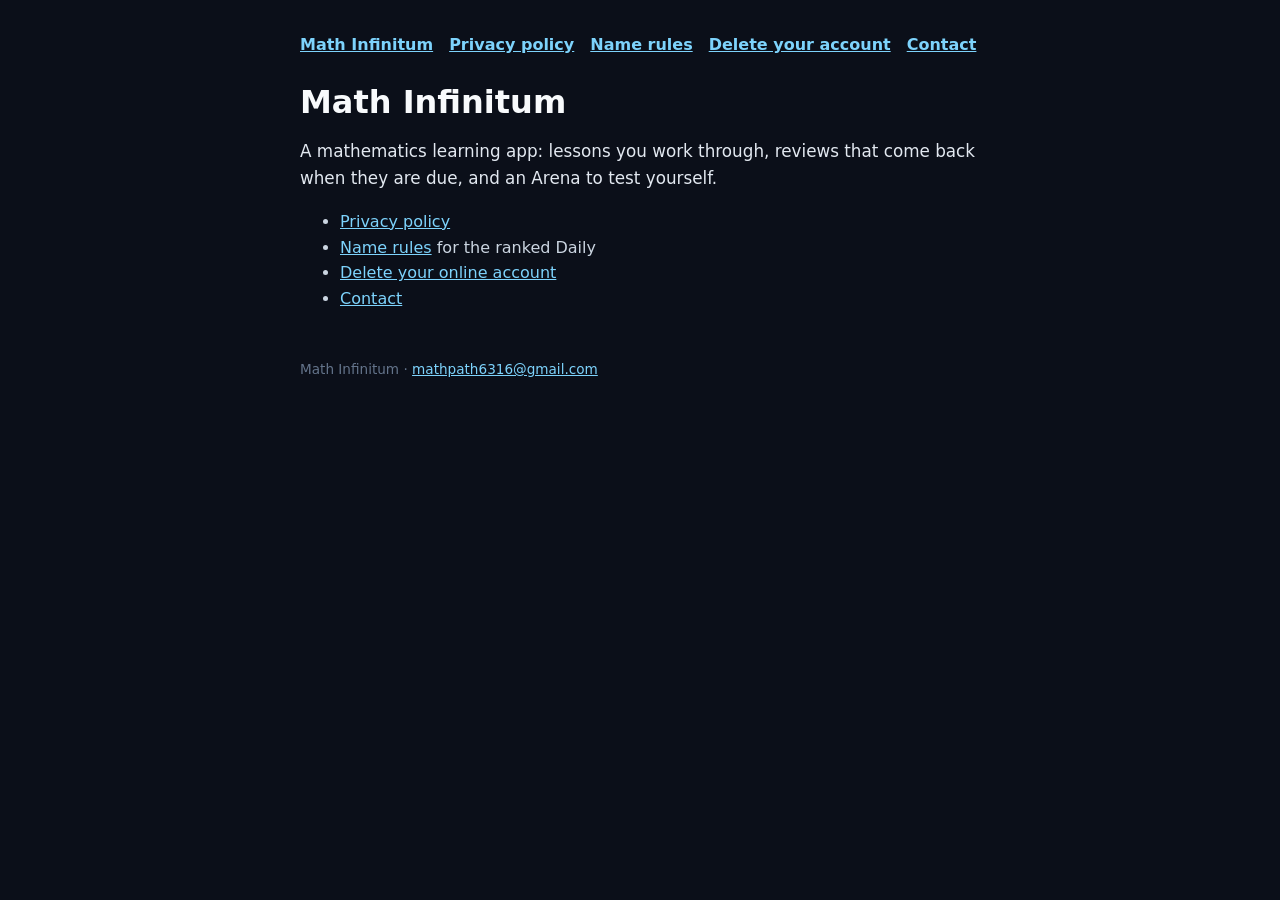
<file: index.html>
<!doctype html>
<html lang="en">
<head>
<meta charset="utf-8">
<meta name="viewport" content="width=device-width, initial-scale=1">
<title>Math Infinitum · Math Infinitum</title>
<link rel="stylesheet" href="styles.css">
</head>
<body>
<main>
<nav><a href="index.html">Math Infinitum</a><a href="privacy.html">Privacy policy</a><a href="name-rules.html">Name rules</a><a href="delete-account.html">Delete your account</a><a href="contact.html">Contact</a></nav>
<h1>Math Infinitum</h1>
<p class="summary">A mathematics learning app: lessons you work through, reviews that come back when they are due, and an Arena to test yourself.</p>
<ul>
<li><a href="privacy.html">Privacy policy</a></li>
<li><a href="name-rules.html">Name rules</a> for the ranked Daily</li>
<li><a href="delete-account.html">Delete your online account</a></li>
<li><a href="contact.html">Contact</a></li>
</ul>
<footer>Math Infinitum · <a href="mailto:mathpath6316@gmail.com">mathpath6316@gmail.com</a></footer>
</main>
</body>
</html>
</file>
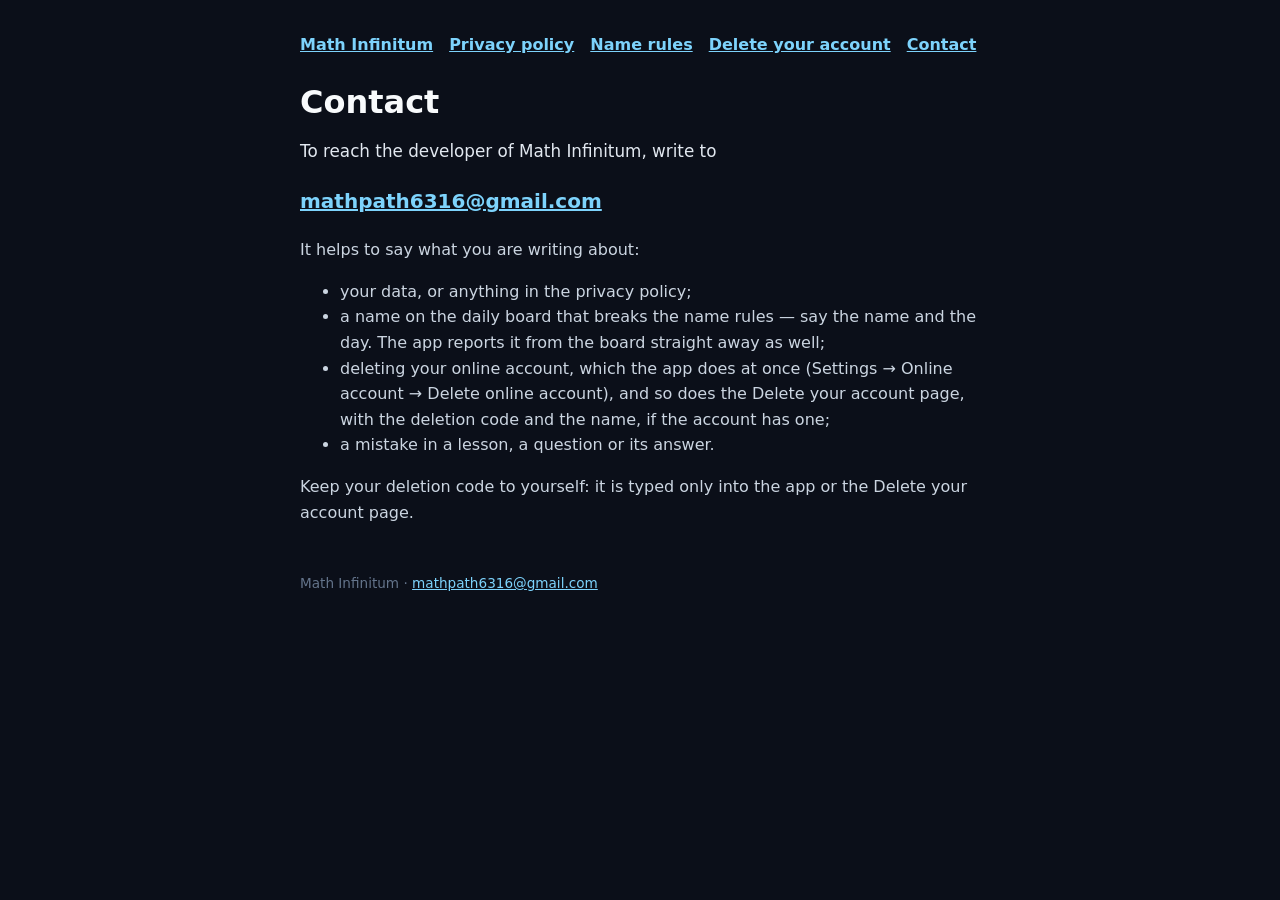
<file: contact.html>
<!doctype html>
<html lang="en">
<head>
<meta charset="utf-8">
<meta name="viewport" content="width=device-width, initial-scale=1">
<title>Contact · Math Infinitum</title>
<link rel="stylesheet" href="styles.css">
</head>
<body>
<main>
<nav><a href="index.html">Math Infinitum</a><a href="privacy.html">Privacy policy</a><a href="name-rules.html">Name rules</a><a href="delete-account.html">Delete your account</a><a href="contact.html">Contact</a></nav>
<h1>Contact</h1>
<p class="summary">To reach the developer of Math Infinitum, write to</p>
<p class="email"><a href="mailto:mathpath6316@gmail.com">mathpath6316@gmail.com</a></p>
<p>It helps to say what you are writing about:</p>
<ul><li>your data, or anything in the privacy policy;</li><li>a name on the daily board that breaks the name rules — say the name and the day. The app reports it from the board straight away as well;</li><li>deleting your online account, which the app does at once (Settings → Online account → Delete online account), and so does the Delete your account page, with the deletion code and the name, if the account has one;</li><li>a mistake in a lesson, a question or its answer.</li></ul>
<p>Keep your deletion code to yourself: it is typed only into the app or the Delete your account page.</p>
<footer>Math Infinitum · <a href="mailto:mathpath6316@gmail.com">mathpath6316@gmail.com</a></footer>
</main>
</body>
</html>
</file>
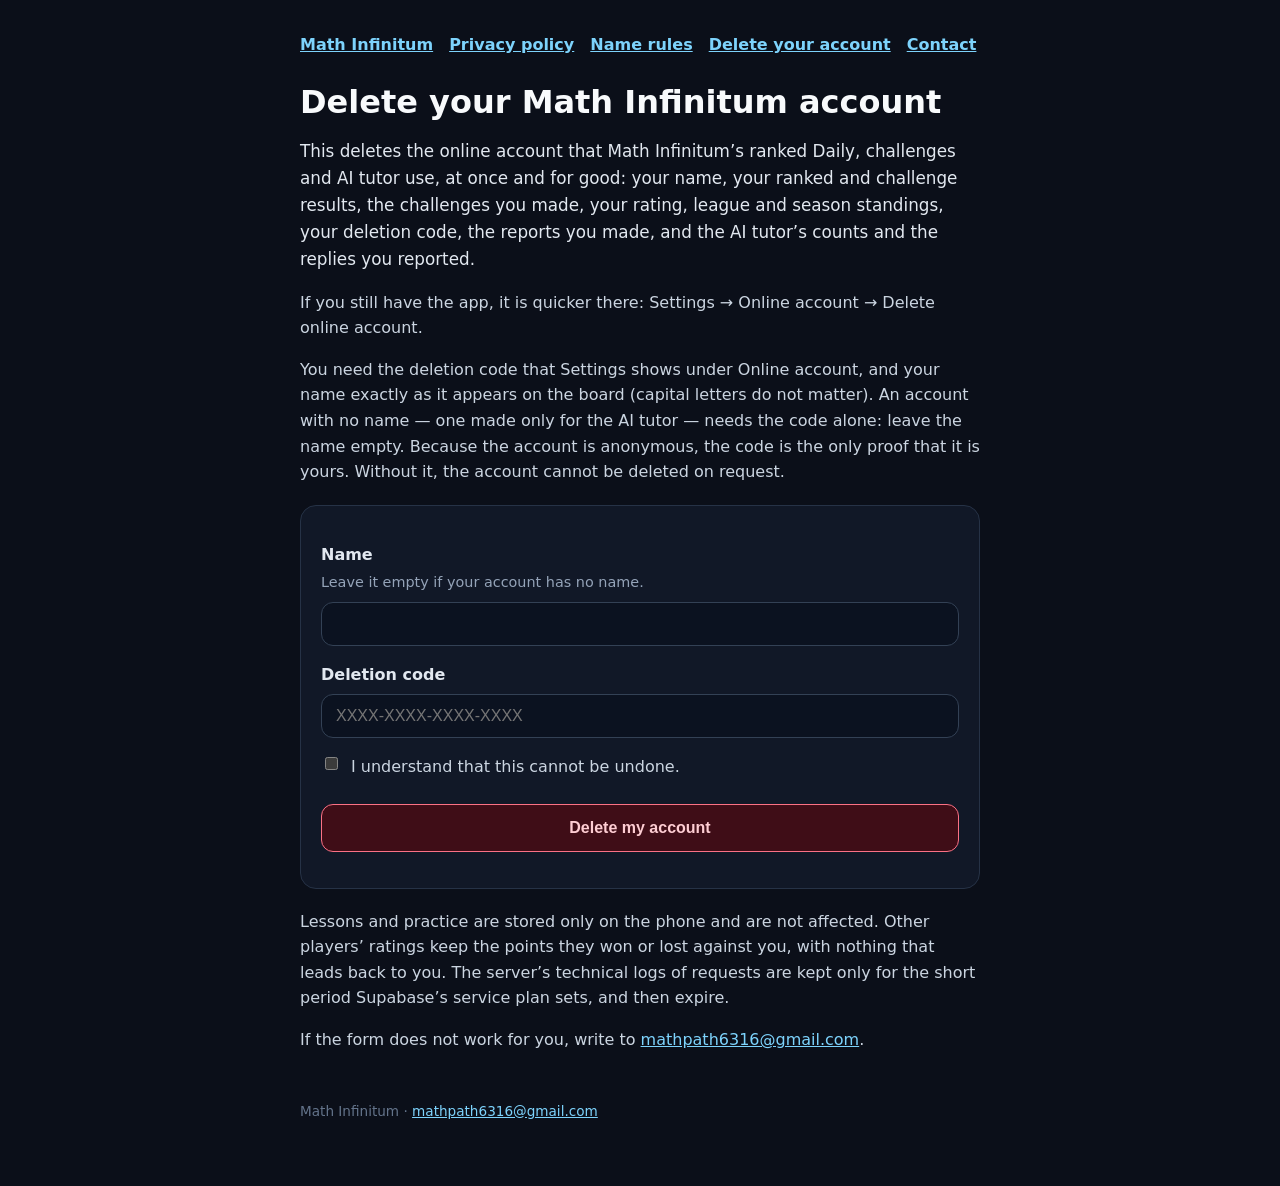
<file: delete-account.html>
<!doctype html>
<html lang="en">
<head>
<meta charset="utf-8">
<meta name="viewport" content="width=device-width, initial-scale=1">
<title>Delete your Math Infinitum account · Math Infinitum</title>
<link rel="stylesheet" href="styles.css">
</head>
<body>
<main>
<nav><a href="index.html">Math Infinitum</a><a href="privacy.html">Privacy policy</a><a href="name-rules.html">Name rules</a><a href="delete-account.html">Delete your account</a><a href="contact.html">Contact</a></nav>
<h1>Delete your Math Infinitum account</h1>
<p class="summary">This deletes the online account that Math Infinitum’s ranked Daily, challenges and AI tutor use, at once and for good: your name, your ranked and challenge results, the challenges you made, your rating, league and season standings, your deletion code, the reports you made, and the AI tutor’s counts and the replies you reported.</p>
<p>If you still have the app, it is quicker there: Settings → Online account → Delete online account.</p>
<p>You need the deletion code that Settings shows under Online account, and your name exactly as it appears on the board (capital letters do not matter). An account with no name — one made only for the AI tutor — needs the code alone: leave the name empty. Because the account is anonymous, the code is the only proof that it is yours. Without it, the account cannot be deleted on request.</p>
<div class="card">
<form id="delete-form">
<label for="nickname">Name</label>
<p id="nickname-hint" class="hint">Leave it empty if your account has no name.</p>
<input id="nickname" name="nickname" type="text" autocomplete="off" autocapitalize="off" spellcheck="false" maxlength="16" aria-describedby="nickname-hint">
<label for="code">Deletion code</label>
<input id="code" name="code" type="text" autocomplete="off" autocapitalize="characters" spellcheck="false" maxlength="24" placeholder="XXXX-XXXX-XXXX-XXXX" required>
<label class="check"><input id="confirm" type="checkbox" required> I understand that this cannot be undone.</label>
<button id="submit" type="submit">Delete my account</button>
</form>
<p id="status" class="status" role="status" aria-live="polite"></p>
</div>
<p>Lessons and practice are stored only on the phone and are not affected. Other players’ ratings keep the points they won or lost against you, with nothing that leads back to you. The server’s technical logs of requests are kept only for the short period Supabase’s service plan sets, and then expire.</p>
<p>If the form does not work for you, write to <a href="mailto:mathpath6316@gmail.com">mathpath6316@gmail.com</a>.</p>
<footer>Math Infinitum · <a href="mailto:mathpath6316@gmail.com">mathpath6316@gmail.com</a></footer>
</main>
<script>
(function () {
  var settings = {"endpoint":"https://ewqiyuqdbrnmrnjbhyaa.supabase.co/functions/v1/account","key":"sb_publishable_544UA4X1hx-FHBOmoLQfag_KykB7yHn","done":"Your account is deleted.","noMatch":"That name and code do not belong to the same account."};
  var form = document.getElementById('delete-form');
  var button = document.getElementById('submit');
  var status = document.getElementById('status');
  form.addEventListener('submit', function (event) {
    event.preventDefault();
    button.disabled = true;
    status.textContent = 'Deleting…';
    fetch(settings.endpoint, {
      method: 'POST',
      headers: { 'Content-Type': 'application/json', apikey: settings.key },
      body: JSON.stringify({ action: 'delete-with-code', nickname: form.nickname.value.trim(), code: form.code.value })
    }).then(function (response) {
      return response.json().catch(function () { return {}; }).then(function (body) {
        if (response.ok && body.deleted) {
          form.hidden = true;
          status.textContent = settings.done;
        } else {
          status.textContent = body.error || settings.noMatch;
          button.disabled = false;
        }
      });
    }).catch(function () {
      status.textContent = 'The server could not be reached. Try again later.';
      button.disabled = false;
    });
  });
})();
</script>
</body>
</html>
</file>
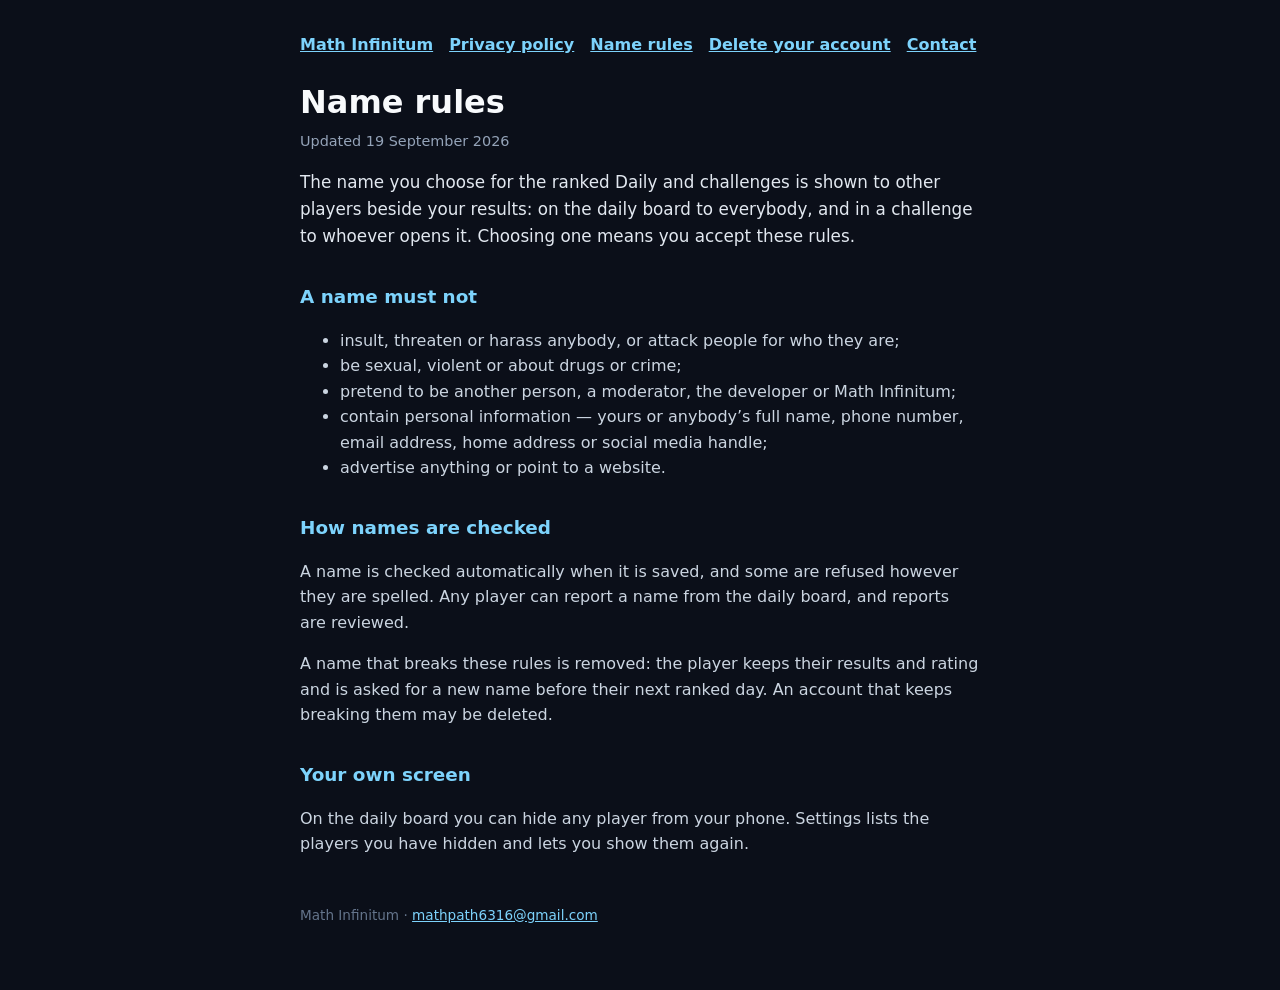
<file: name-rules.html>
<!doctype html>
<html lang="en">
<head>
<meta charset="utf-8">
<meta name="viewport" content="width=device-width, initial-scale=1">
<title>Name rules · Math Infinitum</title>
<link rel="stylesheet" href="styles.css">
</head>
<body>
<main>
<nav><a href="index.html">Math Infinitum</a><a href="privacy.html">Privacy policy</a><a href="name-rules.html">Name rules</a><a href="delete-account.html">Delete your account</a><a href="contact.html">Contact</a></nav>
<h1>Name rules</h1>
<p class="updated">Updated 19 September 2026</p>
<p class="summary">The name you choose for the ranked Daily and challenges is shown to other players beside your results: on the daily board to everybody, and in a challenge to whoever opens it. Choosing one means you accept these rules.</p>
<h2>A name must not</h2>
<ul><li>insult, threaten or harass anybody, or attack people for who they are;</li><li>be sexual, violent or about drugs or crime;</li><li>pretend to be another person, a moderator, the developer or Math Infinitum;</li><li>contain personal information — yours or anybody’s full name, phone number, email address, home address or social media handle;</li><li>advertise anything or point to a website.</li></ul>
<h2>How names are checked</h2>
<p>A name is checked automatically when it is saved, and some are refused however they are spelled. Any player can report a name from the daily board, and reports are reviewed.</p>
<p>A name that breaks these rules is removed: the player keeps their results and rating and is asked for a new name before their next ranked day. An account that keeps breaking them may be deleted.</p>

<h2>Your own screen</h2>
<p>On the daily board you can hide any player from your phone. Settings lists the players you have hidden and lets you show them again.</p>

<footer>Math Infinitum · <a href="mailto:mathpath6316@gmail.com">mathpath6316@gmail.com</a></footer>
</main>
</body>
</html>
</file>
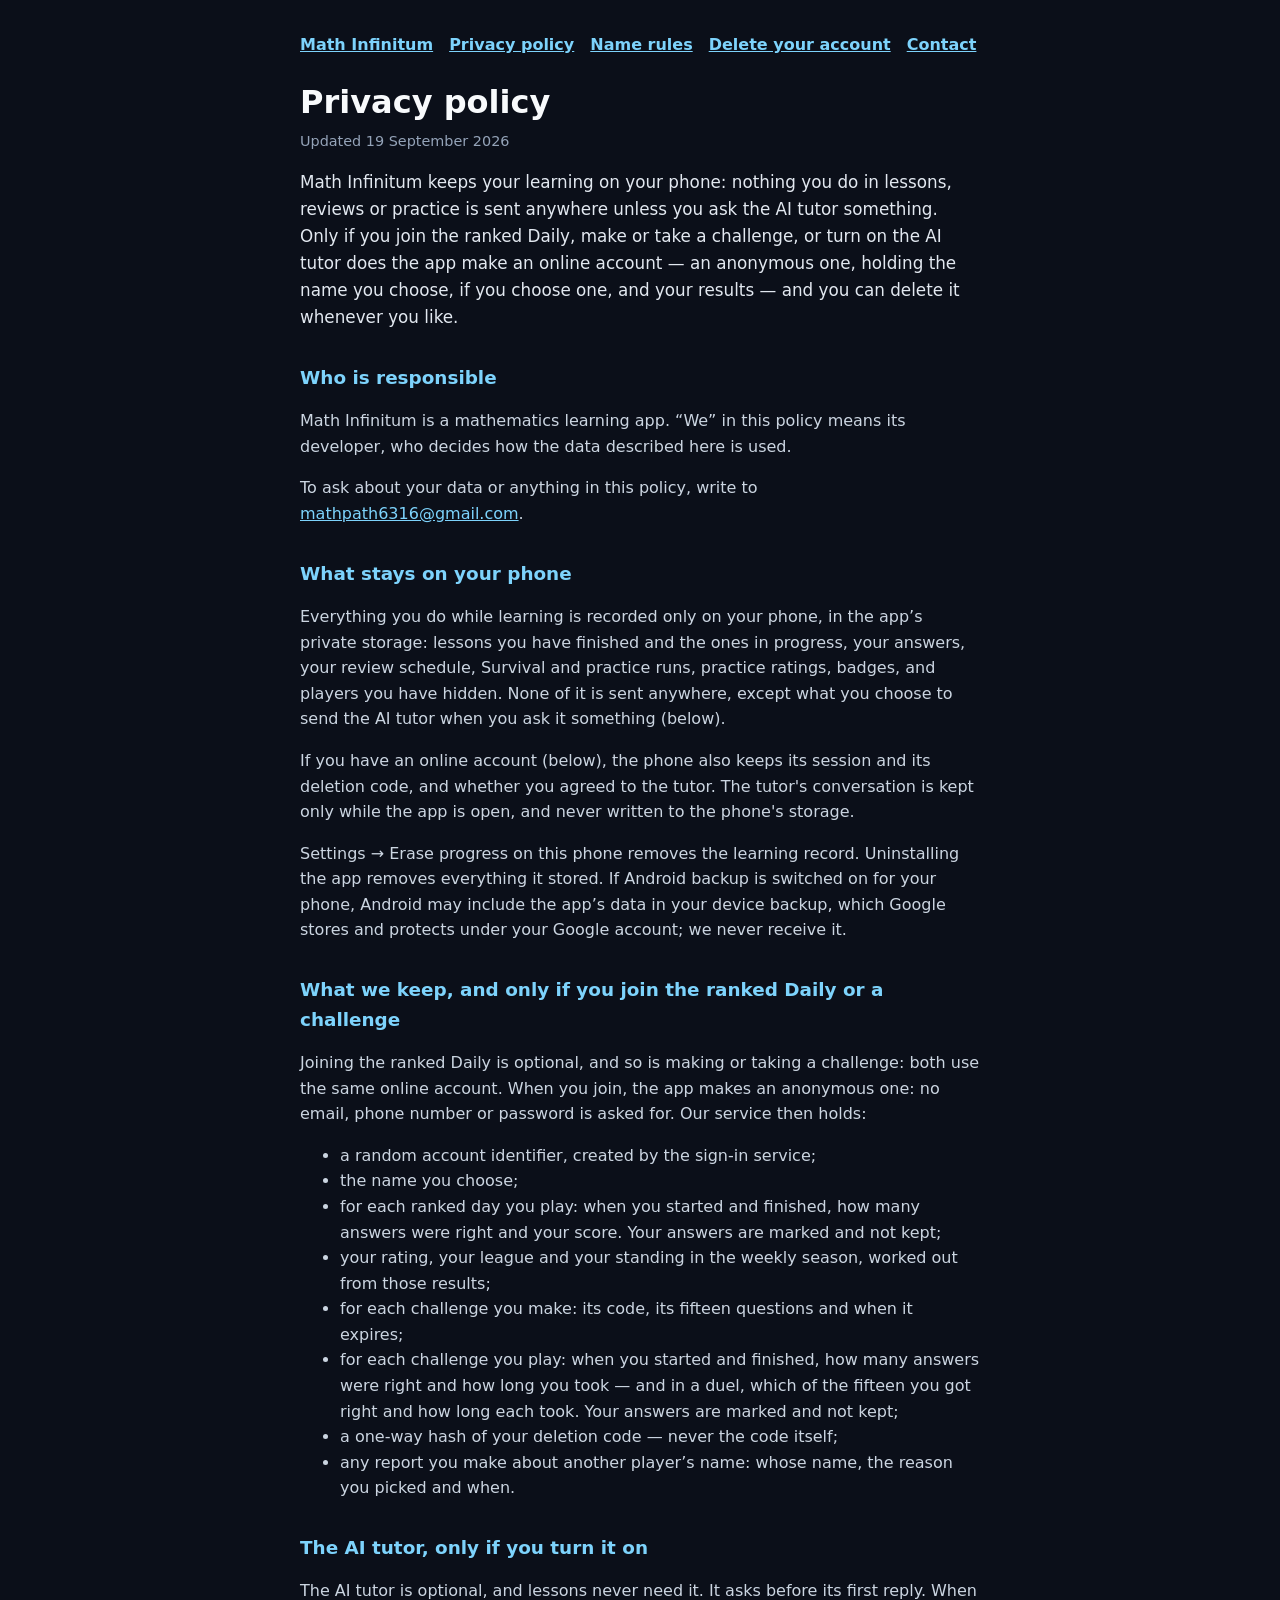
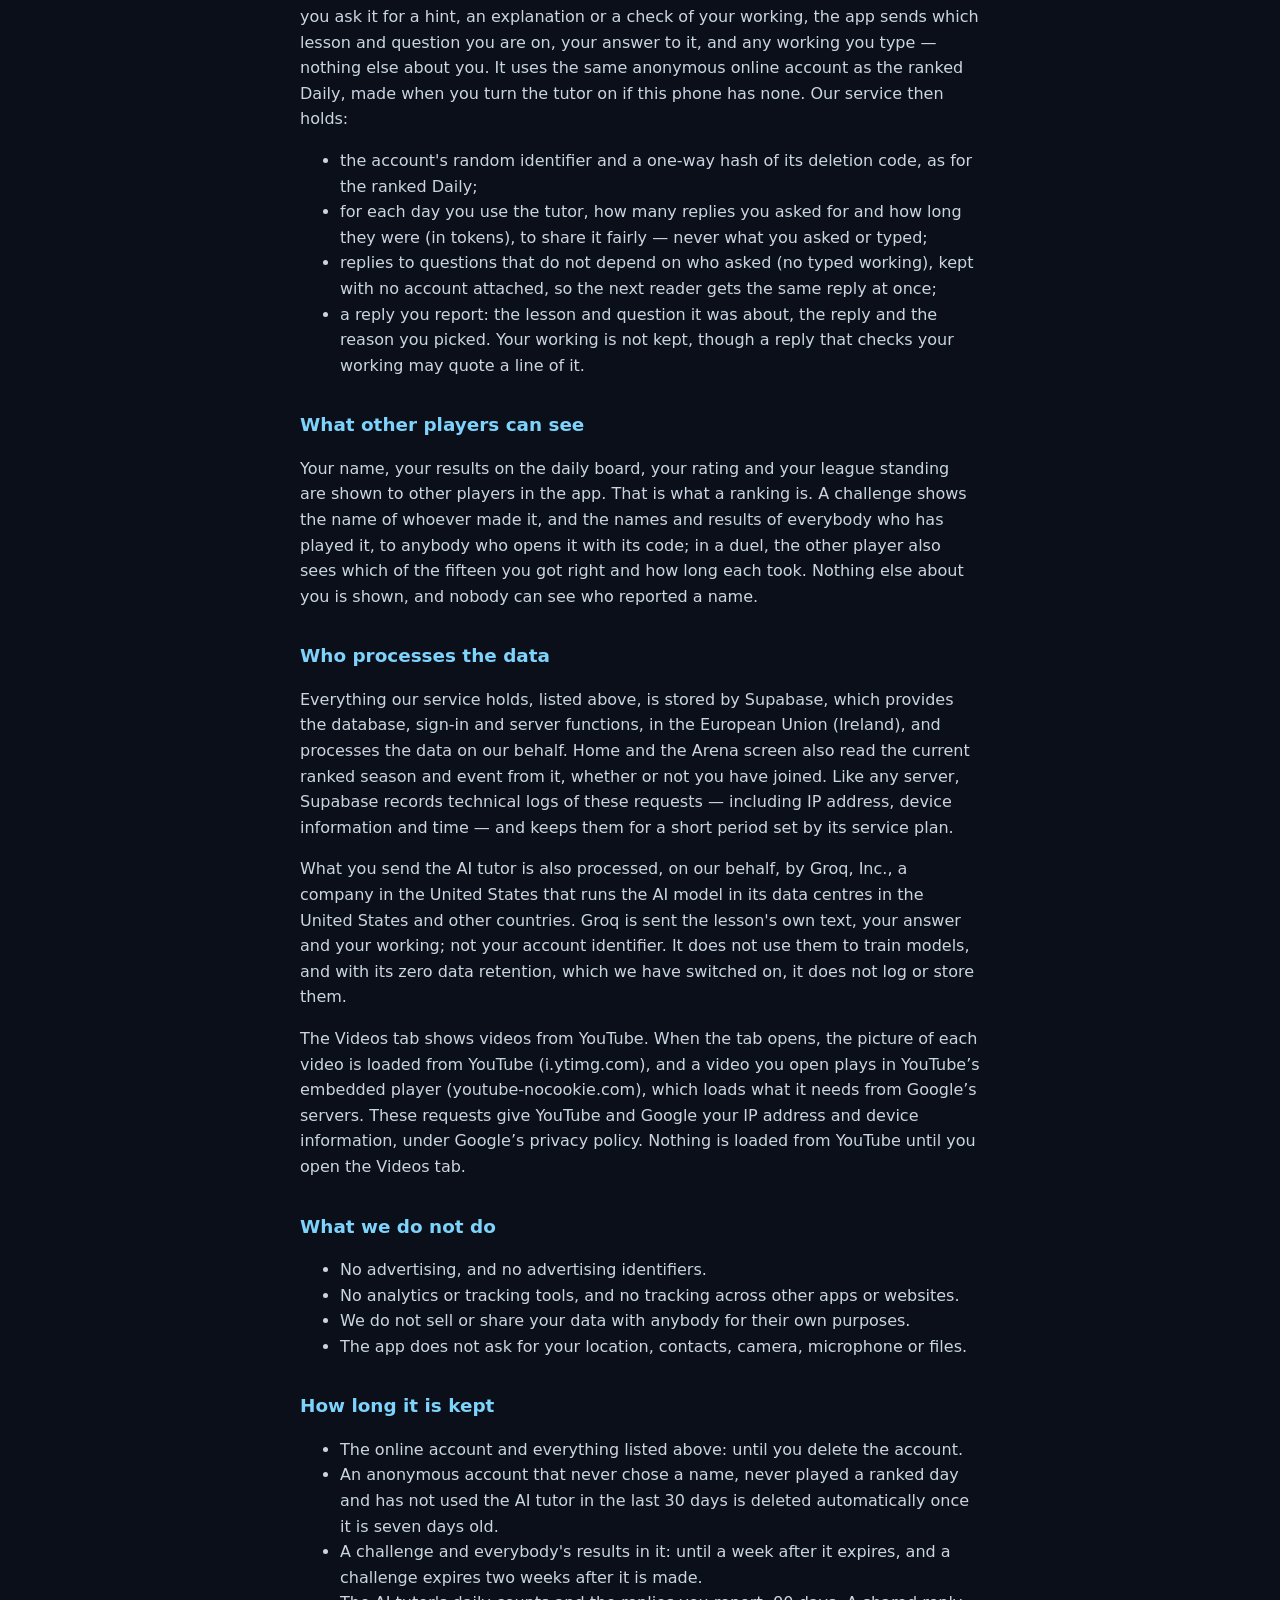
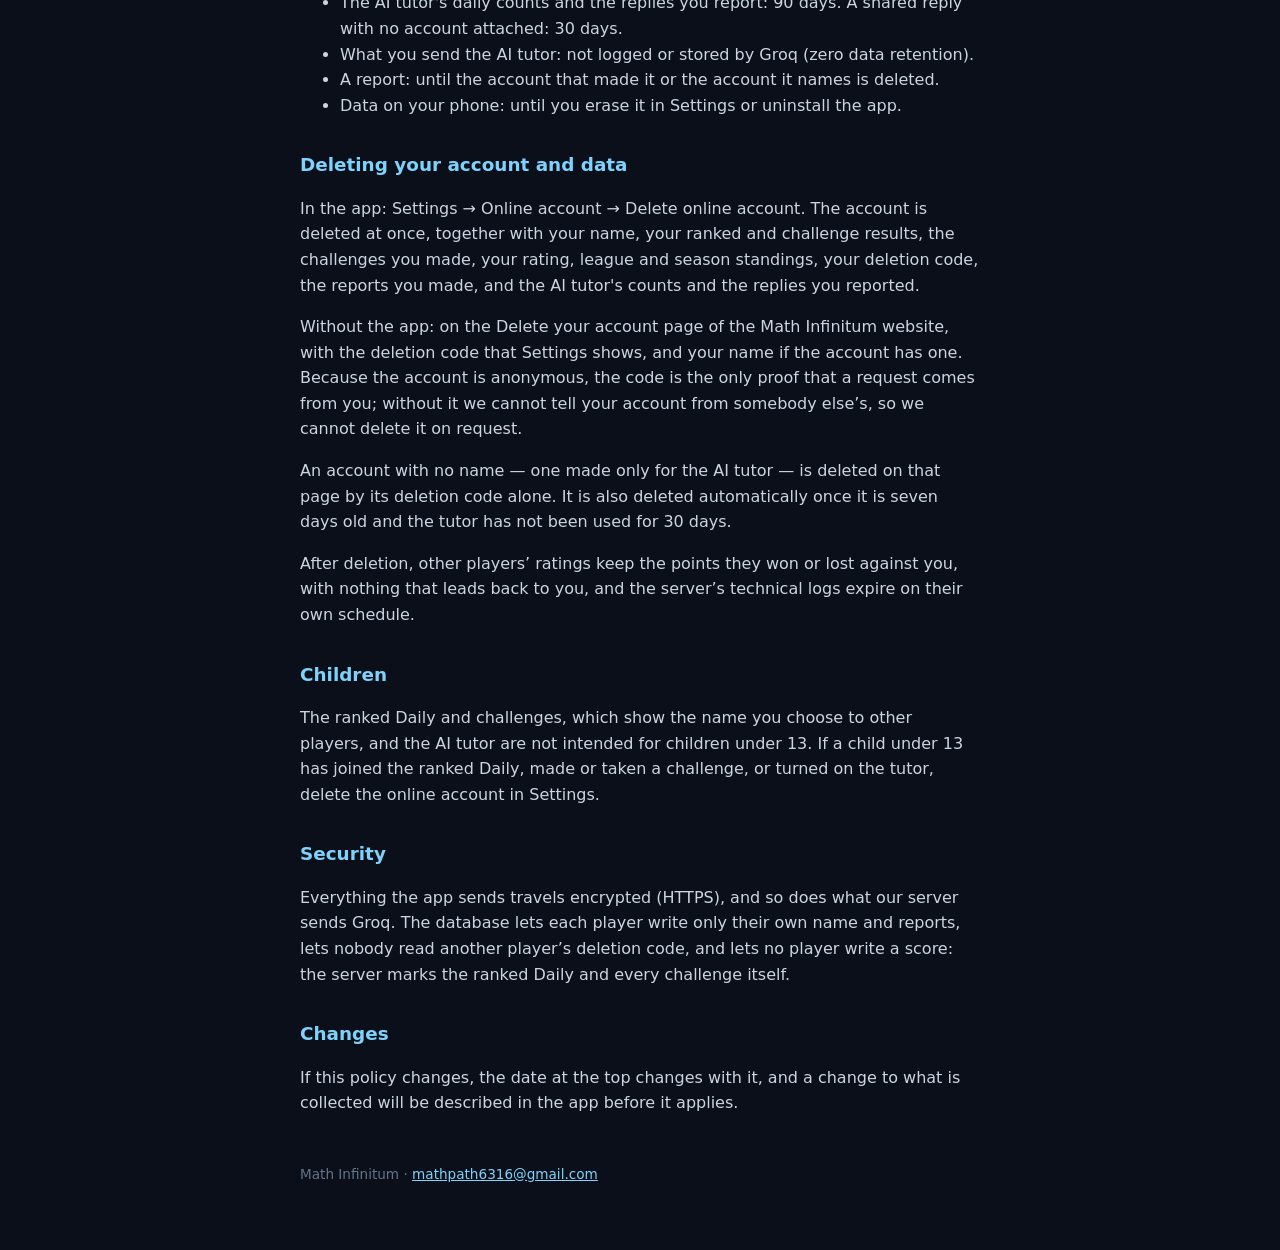
<file: privacy.html>
<!doctype html>
<html lang="en">
<head>
<meta charset="utf-8">
<meta name="viewport" content="width=device-width, initial-scale=1">
<title>Privacy policy · Math Infinitum</title>
<link rel="stylesheet" href="styles.css">
</head>
<body>
<main>
<nav><a href="index.html">Math Infinitum</a><a href="privacy.html">Privacy policy</a><a href="name-rules.html">Name rules</a><a href="delete-account.html">Delete your account</a><a href="contact.html">Contact</a></nav>
<h1>Privacy policy</h1>
<p class="updated">Updated 19 September 2026</p>
<p class="summary">Math Infinitum keeps your learning on your phone: nothing you do in lessons, reviews or practice is sent anywhere unless you ask the AI tutor something. Only if you join the ranked Daily, make or take a challenge, or turn on the AI tutor does the app make an online account — an anonymous one, holding the name you choose, if you choose one, and your results — and you can delete it whenever you like.</p>
<h2>Who is responsible</h2>
<p>Math Infinitum is a mathematics learning app. “We” in this policy means its developer, who decides how the data described here is used.</p>
<p>To ask about your data or anything in this policy, write to <a href="mailto:mathpath6316@gmail.com">mathpath6316@gmail.com</a>.</p>

<h2>What stays on your phone</h2>
<p>Everything you do while learning is recorded only on your phone, in the app’s private storage: lessons you have finished and the ones in progress, your answers, your review schedule, Survival and practice runs, practice ratings, badges, and players you have hidden. None of it is sent anywhere, except what you choose to send the AI tutor when you ask it something (below).</p>
<p>If you have an online account (below), the phone also keeps its session and its deletion code, and whether you agreed to the tutor. The tutor's conversation is kept only while the app is open, and never written to the phone's storage.</p>
<p>Settings → Erase progress on this phone removes the learning record. Uninstalling the app removes everything it stored. If Android backup is switched on for your phone, Android may include the app’s data in your device backup, which Google stores and protects under your Google account; we never receive it.</p>

<h2>What we keep, and only if you join the ranked Daily or a challenge</h2>
<p>Joining the ranked Daily is optional, and so is making or taking a challenge: both use the same online account. When you join, the app makes an anonymous one: no email, phone number or password is asked for. Our service then holds:</p>
<ul><li>a random account identifier, created by the sign-in service;</li><li>the name you choose;</li><li>for each ranked day you play: when you started and finished, how many answers were right and your score. Your answers are marked and not kept;</li><li>your rating, your league and your standing in the weekly season, worked out from those results;</li><li>for each challenge you make: its code, its fifteen questions and when it expires;</li><li>for each challenge you play: when you started and finished, how many answers were right and how long you took — and in a duel, which of the fifteen you got right and how long each took. Your answers are marked and not kept;</li><li>a one-way hash of your deletion code — never the code itself;</li><li>any report you make about another player’s name: whose name, the reason you picked and when.</li></ul>
<h2>The AI tutor, only if you turn it on</h2>
<p>The AI tutor is optional, and lessons never need it. It asks before its first reply. When you ask it for a hint, an explanation or a check of your working, the app sends which lesson and question you are on, your answer to it, and any working you type — nothing else about you. It uses the same anonymous online account as the ranked Daily, made when you turn the tutor on if this phone has none. Our service then holds:</p>
<ul><li>the account's random identifier and a one-way hash of its deletion code, as for the ranked Daily;</li><li>for each day you use the tutor, how many replies you asked for and how long they were (in tokens), to share it fairly — never what you asked or typed;</li><li>replies to questions that do not depend on who asked (no typed working), kept with no account attached, so the next reader gets the same reply at once;</li><li>a reply you report: the lesson and question it was about, the reply and the reason you picked. Your working is not kept, though a reply that checks your working may quote a line of it.</li></ul>
<h2>What other players can see</h2>
<p>Your name, your results on the daily board, your rating and your league standing are shown to other players in the app. That is what a ranking is. A challenge shows the name of whoever made it, and the names and results of everybody who has played it, to anybody who opens it with its code; in a duel, the other player also sees which of the fifteen you got right and how long each took. Nothing else about you is shown, and nobody can see who reported a name.</p>

<h2>Who processes the data</h2>
<p>Everything our service holds, listed above, is stored by Supabase, which provides the database, sign-in and server functions, in the European Union (Ireland), and processes the data on our behalf. Home and the Arena screen also read the current ranked season and event from it, whether or not you have joined. Like any server, Supabase records technical logs of these requests — including IP address, device information and time — and keeps them for a short period set by its service plan.</p>
<p>What you send the AI tutor is also processed, on our behalf, by Groq, Inc., a company in the United States that runs the AI model in its data centres in the United States and other countries. Groq is sent the lesson's own text, your answer and your working; not your account identifier. It does not use them to train models, and with its zero data retention, which we have switched on, it does not log or store them.</p>
<p>The Videos tab shows videos from YouTube. When the tab opens, the picture of each video is loaded from YouTube (i.ytimg.com), and a video you open plays in YouTube’s embedded player (youtube-nocookie.com), which loads what it needs from Google’s servers. These requests give YouTube and Google your IP address and device information, under Google’s privacy policy. Nothing is loaded from YouTube until you open the Videos tab.</p>

<h2>What we do not do</h2>
<ul><li>No advertising, and no advertising identifiers.</li><li>No analytics or tracking tools, and no tracking across other apps or websites.</li><li>We do not sell or share your data with anybody for their own purposes.</li><li>The app does not ask for your location, contacts, camera, microphone or files.</li></ul>
<h2>How long it is kept</h2>
<ul><li>The online account and everything listed above: until you delete the account.</li><li>An anonymous account that never chose a name, never played a ranked day and has not used the AI tutor in the last 30 days is deleted automatically once it is seven days old.</li><li>A challenge and everybody's results in it: until a week after it expires, and a challenge expires two weeks after it is made.</li><li>The AI tutor's daily counts and the replies you report: 90 days. A shared reply with no account attached: 30 days.</li><li>What you send the AI tutor: not logged or stored by Groq (zero data retention).</li><li>A report: until the account that made it or the account it names is deleted.</li><li>Data on your phone: until you erase it in Settings or uninstall the app.</li></ul>
<h2>Deleting your account and data</h2>
<p>In the app: Settings → Online account → Delete online account. The account is deleted at once, together with your name, your ranked and challenge results, the challenges you made, your rating, league and season standings, your deletion code, the reports you made, and the AI tutor's counts and the replies you reported.</p>
<p>Without the app: on the Delete your account page of the Math Infinitum website, with the deletion code that Settings shows, and your name if the account has one. Because the account is anonymous, the code is the only proof that a request comes from you; without it we cannot tell your account from somebody else’s, so we cannot delete it on request.</p>
<p>An account with no name — one made only for the AI tutor — is deleted on that page by its deletion code alone. It is also deleted automatically once it is seven days old and the tutor has not been used for 30 days.</p>
<p>After deletion, other players’ ratings keep the points they won or lost against you, with nothing that leads back to you, and the server’s technical logs expire on their own schedule.</p>

<h2>Children</h2>
<p>The ranked Daily and challenges, which show the name you choose to other players, and the AI tutor are not intended for children under 13. If a child under 13 has joined the ranked Daily, made or taken a challenge, or turned on the tutor, delete the online account in Settings.</p>

<h2>Security</h2>
<p>Everything the app sends travels encrypted (HTTPS), and so does what our server sends Groq. The database lets each player write only their own name and reports, lets nobody read another player’s deletion code, and lets no player write a score: the server marks the ranked Daily and every challenge itself.</p>

<h2>Changes</h2>
<p>If this policy changes, the date at the top changes with it, and a change to what is collected will be described in the app before it applies.</p>

<footer>Math Infinitum · <a href="mailto:mathpath6316@gmail.com">mathpath6316@gmail.com</a></footer>
</main>
</body>
</html>
</file>
<file: styles.css>
:root{color-scheme:dark}
*{box-sizing:border-box}
body{margin:0;background:#0b0f19;color:#cbd5e1;font:16px/1.6 system-ui,-apple-system,"Segoe UI",Roboto,sans-serif}
main{max-width:720px;margin:0 auto;padding:32px 20px 64px}
a{color:#7dd3fc}
nav{display:flex;gap:16px;flex-wrap:wrap;margin-bottom:24px;font-weight:600}
h1{color:#f8fafc;font-size:2rem;line-height:1.25;margin:0 0 8px}
h2{color:#7dd3fc;font-size:1.15rem;margin:32px 0 8px}
.updated{color:#94a3b8;font-size:.9rem;margin:0 0 16px}
.summary{color:#e2e8f0;font-size:1.05rem}
.card{background:#111827;border:1px solid #263246;border-radius:16px;padding:20px;margin:20px 0}
label{display:block;color:#e2e8f0;font-weight:600;margin:16px 0 6px}
.hint{color:#94a3b8;font-size:.9rem;margin:-2px 0 8px}
input[type=text]{width:100%;padding:12px 14px;border-radius:12px;border:1px solid #334155;background:#0b1220;color:#f8fafc;font-size:1rem}
.check{display:flex;gap:10px;align-items:flex-start;margin:16px 0;color:#cbd5e1;font-weight:400}
button{margin-top:8px;width:100%;padding:14px;border-radius:12px;border:1px solid #fb7185;background:#3f0d17;color:#fecdd3;font-size:1rem;font-weight:700;cursor:pointer}
button:disabled{opacity:.5;cursor:default}
.status{margin-top:16px;font-weight:600;color:#f8fafc}
.email{font-size:1.25rem;font-weight:700}
.draft{background:#422006;border:1px solid #f59e0b;color:#fde68a;border-radius:12px;padding:12px 16px;margin-bottom:24px;font-weight:600}
footer{color:#64748b;font-size:.85rem;margin-top:48px}
</file>
